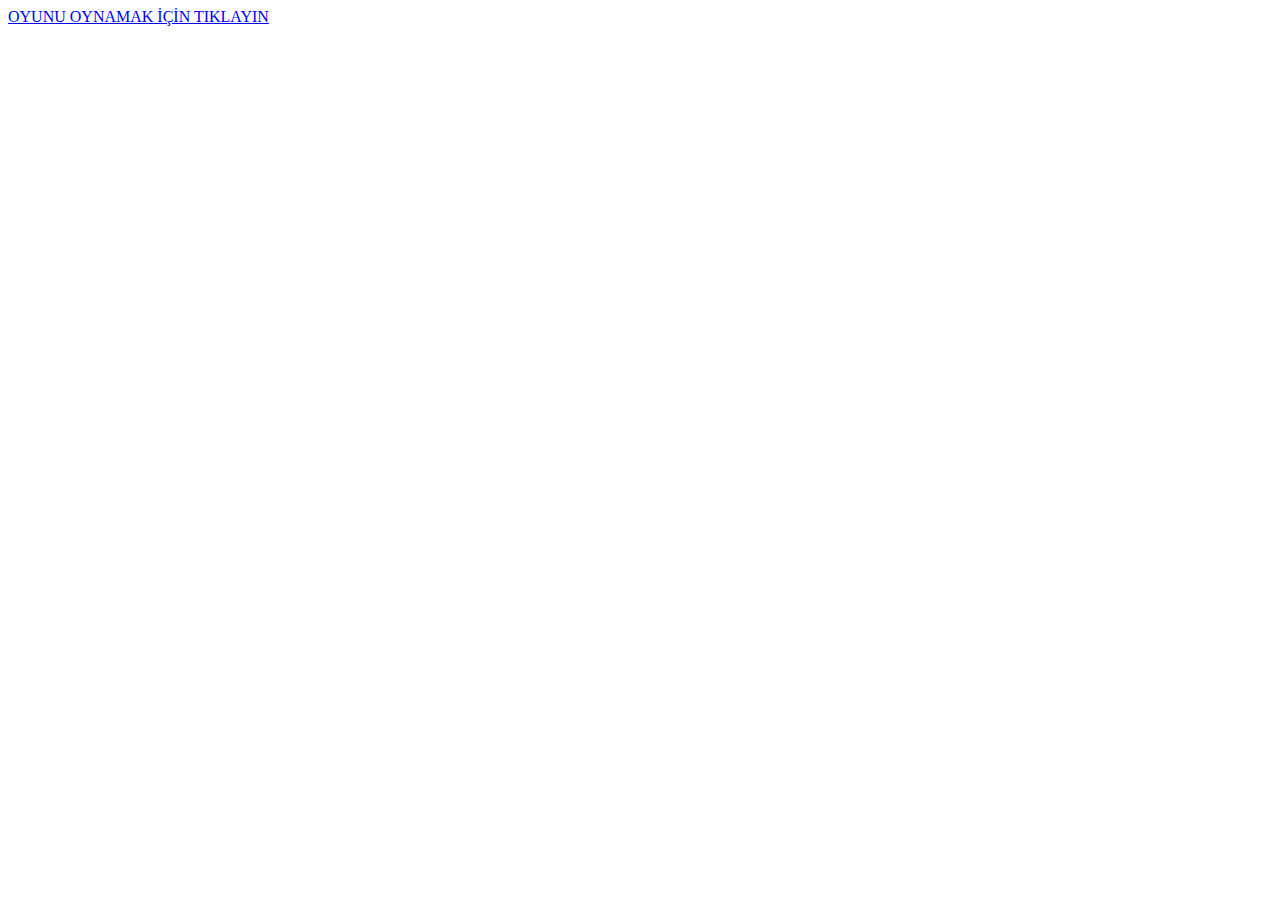
<file: index.html>
<!DOCTYPE html>
<html lang="en">
<head>
  <meta charset="UTF-8">
  <meta name="viewport" content="width=device-width, initial-scale=1.0">
  <title>Memory-Game</title>
</head>
<body>
  <a href="./memory-game-ödevim/index.html">OYUNU OYNAMAK İÇİN TIKLAYIN</a>
</body>
</html>
</file>
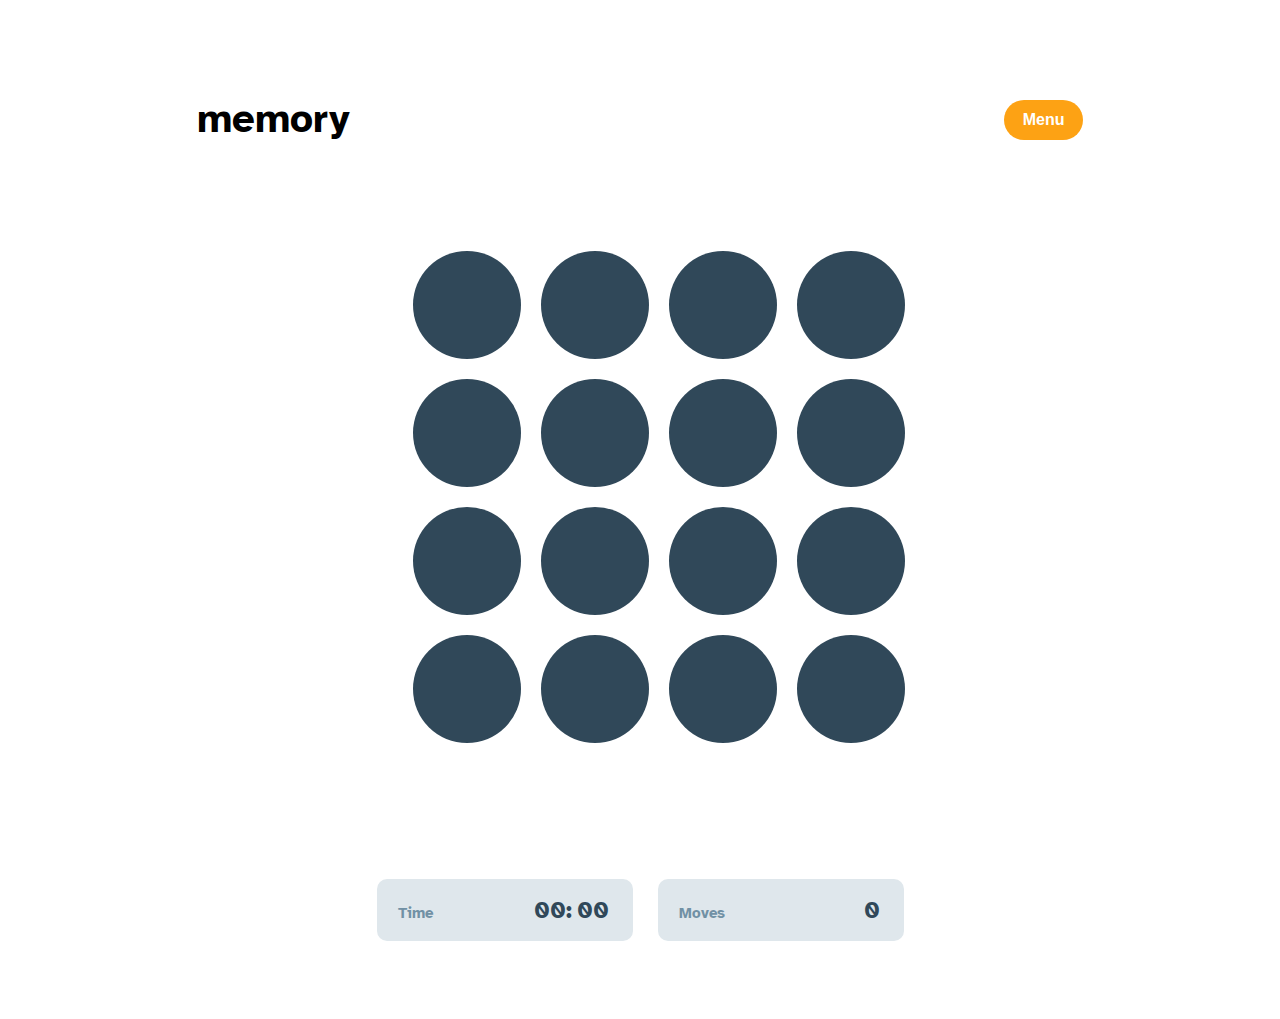
<file: memory-game-ödevim/index.html>
<!DOCTYPE html>
<html lang="en">
  <head>
    <meta charset="UTF-8" />
    <meta name="viewport" content="width=device-width, initial-scale=1.0" />
    <title>Memory</title>
    <link rel="stylesheet" href="assets/css/memory.css" />
    <script src="assets/js/memory.js" defer></script>
  </head>
  <body>
    <div class="container">
      <div class="header">
        <h1>memory</h1>
        <button>Menu</button>
      </div>
      <div class="memory-game-container"></div>
      <div class="footer">
        <h1 id="skorTxt">
          Time <br />
          <span id="minute">00:</span> <span id="second">00</span>
        </h1>

        <h1 id="hamleTxt">Moves <br /><span>0</span></h1>
      </div>
    </div>
  </body>
</html>
</file>
<file: memory-game-ödevim/assets/css/memory.css>
@import url("https://fonts.googleapis.com/css2?family=Atkinson+Hyperlegible:ital,wght@0,400;0,700;1,400;1,700&display=swap");

body {
  font-family: Atkinson Hyperlegible;
}
.container {
  margin: 24px;
}
.header {
  display: flex;
  align-items: center;
  justify-content: space-between;
  margin-bottom: 80px;
}
.header button {
  background-color: #fda214;
  border: none;
  font-size: 16px;
  font-weight: 700;
  line-height: 19.84px;
  color: white;
  padding: 10px 18.5px;
  border-radius: 26px;
}

.header h1 {
  font-size: 24px;
  font-weight: 700;
  line-height: 29.76px;
  text-align: left;
}

.memory-game-container {
  display: grid;
  grid-template-columns: repeat(4, 1fr);
  place-items: center;
  gap: 10px;
  margin-bottom: 102px;
}

.box {
  width: 72px;
  height: 72px;
  display: flex;
  align-items: center;
  background-color: #304859;
  border-radius: 50%;
  justify-content: center;
  color: transparent;
}

.box.active {
  color: white;
  pointer-events: none;
  font-size: 40px;
  font-weight: 700;
  line-height: 49.6px;
  text-align: center;
  background-color: #fda214;
}

.box.matched {
  pointer-events: none;
  background-color: #bcced9;
  color: white;
  font-size: 40px;
  font-weight: 700;
  line-height: 49.6px;
  text-align: center;
}

.footer {
  display: flex;
  align-items: center;
  justify-content: center;
  gap: 25px;
}
#skorTxt {
  background-color: #dfe7ec;
  padding: 10px 31px;
  font-size: 15px;
  font-weight: 700;
  line-height: 18.6px;
  text-align: center;
  color: #7191a5;
  border-radius: 5px;
}
.footer span {
  font-size: 24px;
  font-weight: 700;
  line-height: 29.76px;
  text-align: center;
  color: #304859;
}

#hamleTxt {
  background-color: #dfe7ec;
  padding: 10px 31px;
  font-size: 15px;
  font-weight: 700;
  line-height: 18.6px;
  text-align: center;
  color: #7191a5;
}

@media only screen and (min-width: 1280px) {
  .container {
    margin-block: 68px;
  }
  .header {
    display: flex;
    align-items: center;
    justify-content: space-between;
    margin-bottom: 80px;
    margin-inline: 165px;
  }
  .header h1 {
    font-size: 40px;
    font-weight: 700;
    line-height: 49.6px;
    text-align: left;
  }
  .memory-game-container {
    width: 454px;
    margin: 0 auto;
    gap: 20px;
    margin-bottom: 126px;
  }
  .box {
    width: 108px;
    height: 108px;
  }
  #skorTxt {
    border-radius: 10px;
    padding: 17px 24px 15px 21px;
  }
  #minute {
    padding-left: 96px;
  }
  #hamleTxt {
    border-radius: 10px;
    padding: 17px 24px 15px 21px;
  }

  #hamleTxt span {
    padding-left: 134px;
  }
  br {
    display: none;
  }
}
</file>
